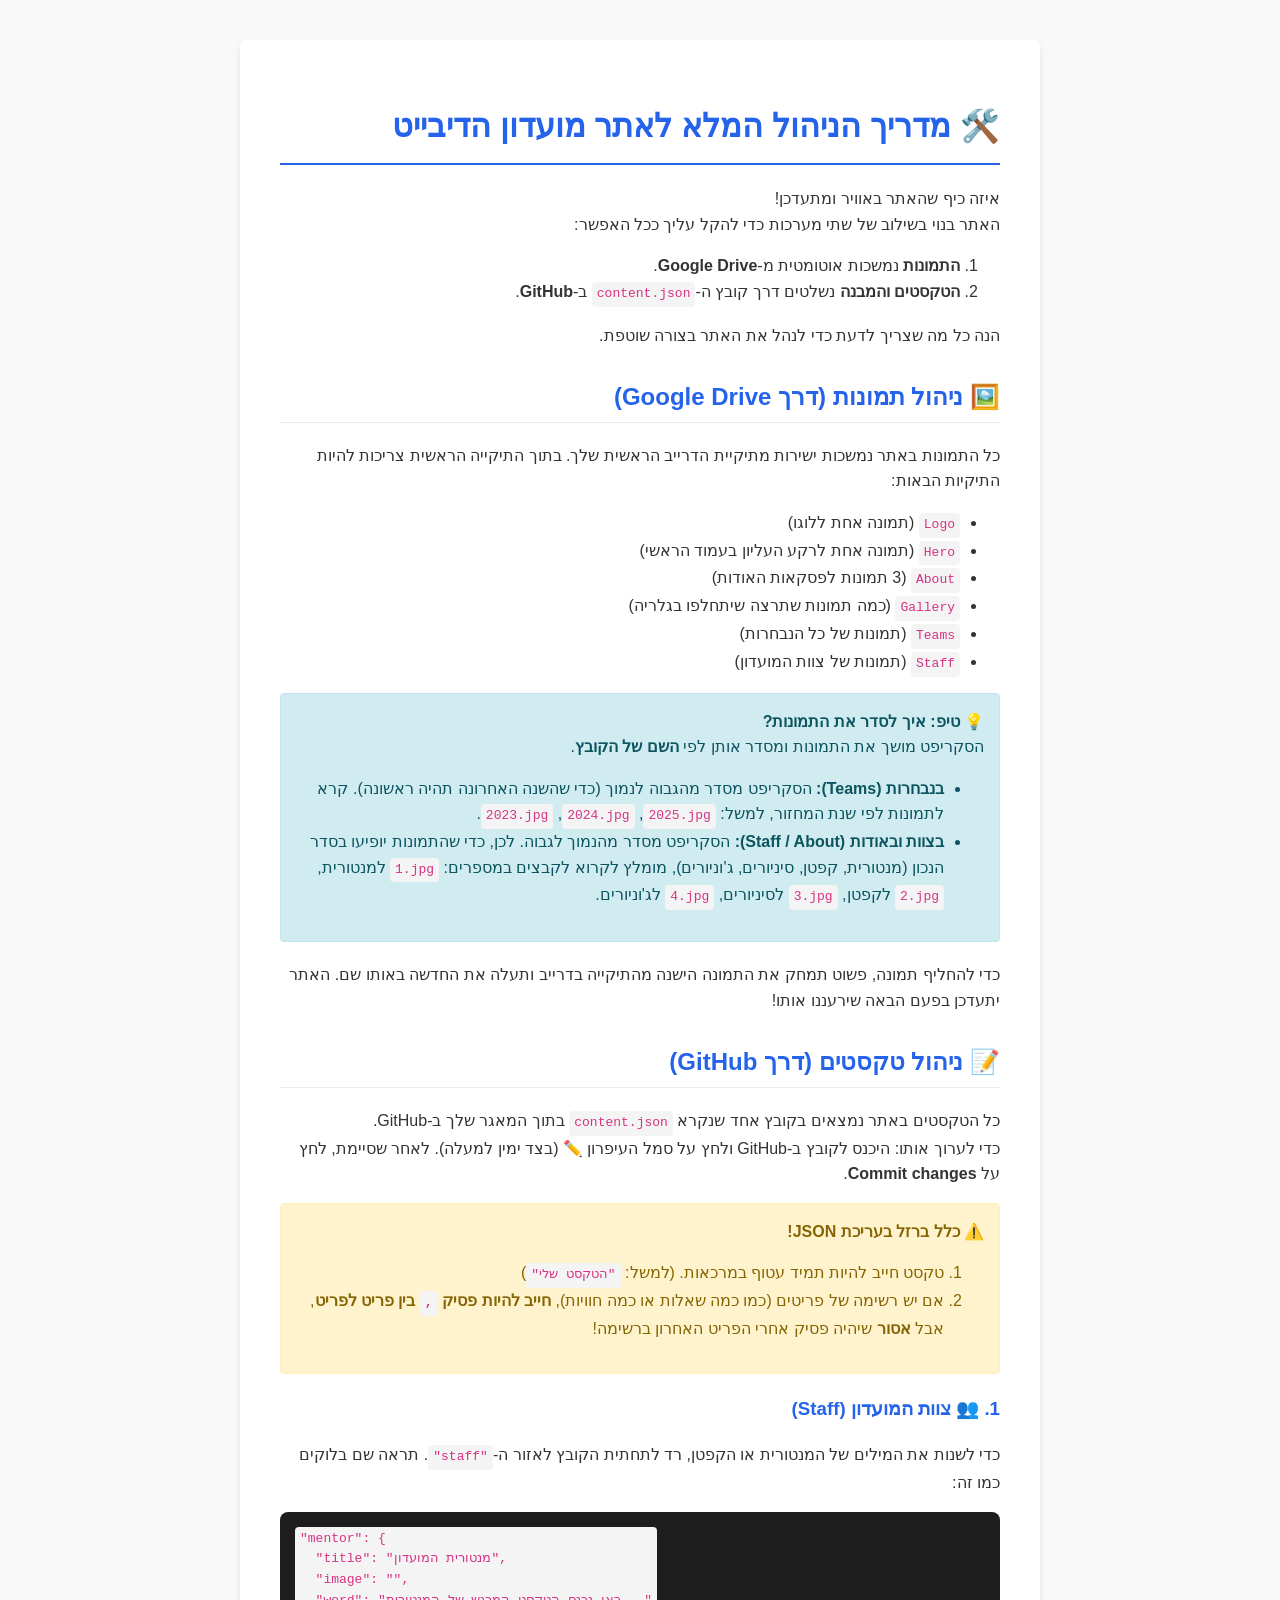
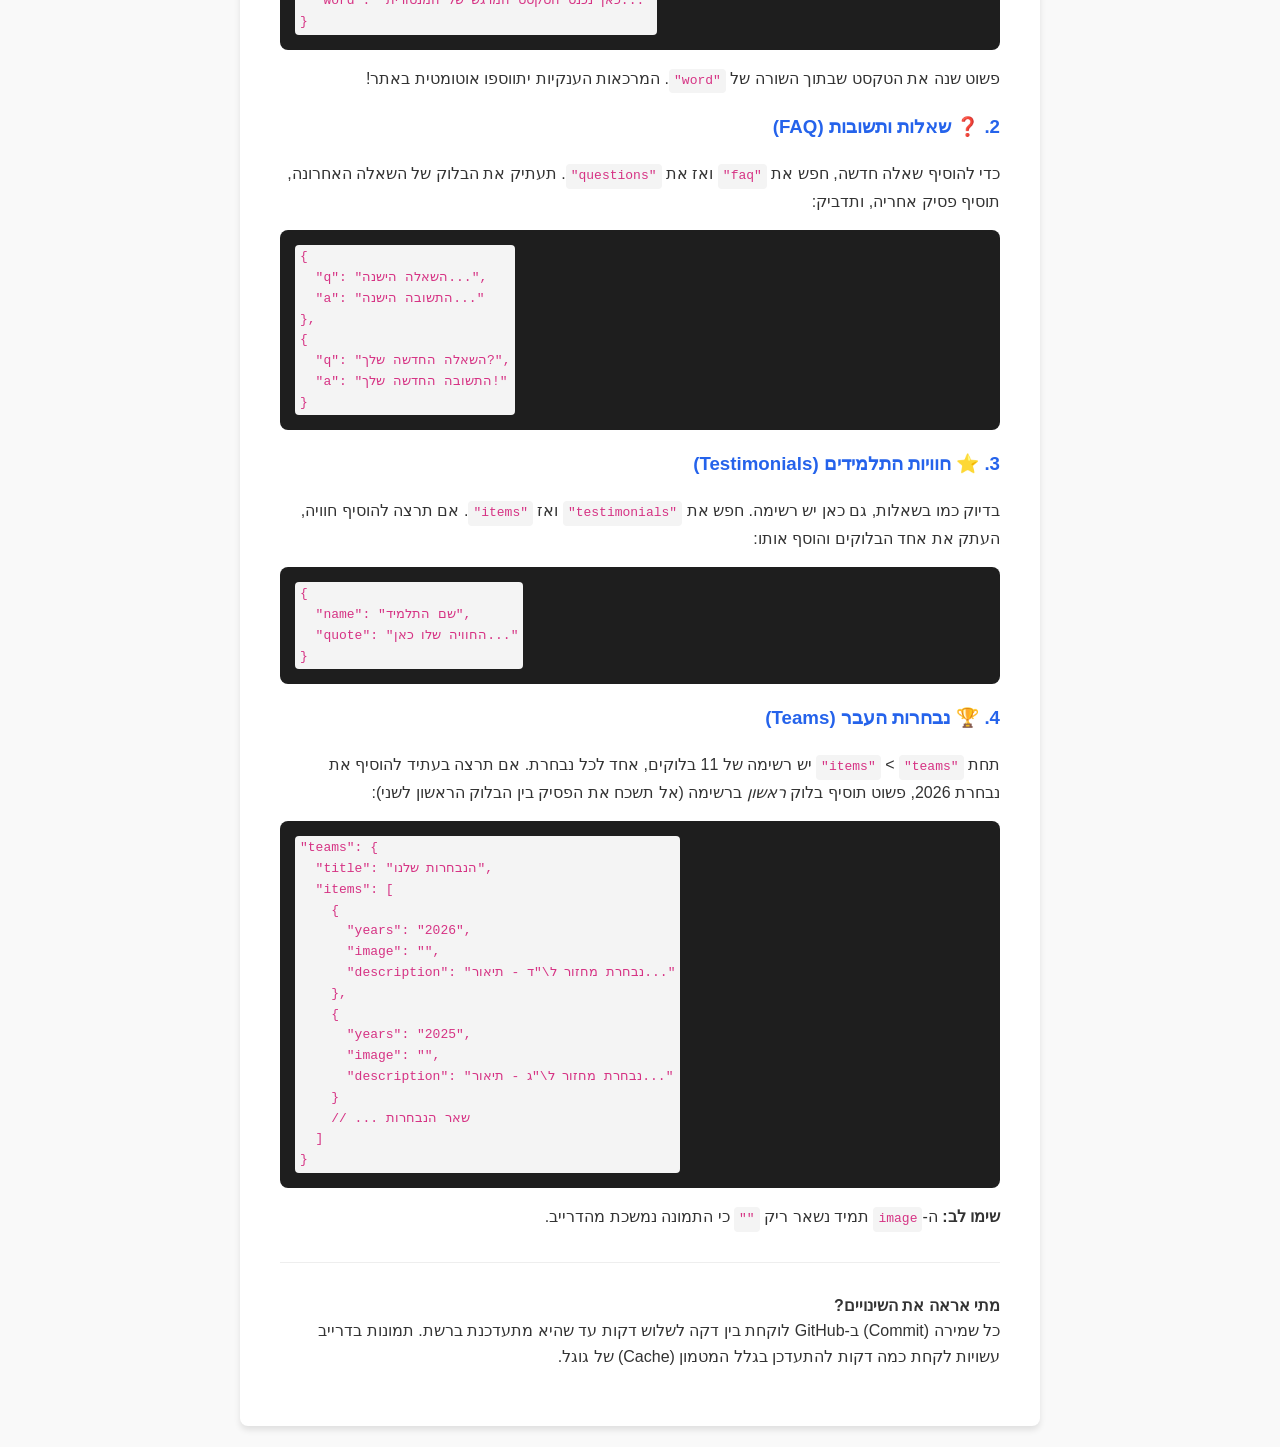
<file: מדריך_ניהול_לאתר.html>
<!DOCTYPE html>
<html lang="he" dir="rtl">
<head>
    <meta charset="UTF-8">
    <title>מדריך ניהול לאתר מועדון הדיבייט</title>
    <style>
        body {
            font-family: 'Segoe UI', Tahoma, Geneva, Verdana, sans-serif;
            line-height: 1.6;
            color: #333;
            max-width: 800px;
            margin: 0 auto;
            padding: 40px 20px;
            background-color: #f9f9f9;
        }
        .container {
            background: white;
            padding: 40px;
            border-radius: 8px;
            box-shadow: 0 4px 6px rgba(0,0,0,0.1);
        }
        h1, h2, h3 {
            color: #2563eb;
        }
        h1 { border-bottom: 2px solid #2563eb; padding-bottom: 10px; }
        h2 { margin-top: 30px; border-bottom: 1px solid #eee; padding-bottom: 5px; }
        code {
            background: #f4f4f4;
            padding: 2px 5px;
            border-radius: 4px;
            font-family: monospace;
            color: #d63384;
            direction: ltr;
            display: inline-block;
        }
        pre {
            background: #1e1e1e;
            color: #d4d4d4;
            padding: 15px;
            border-radius: 8px;
            overflow-x: auto;
            direction: ltr;
            text-align: left;
        }
        .alert {
            padding: 15px;
            margin-bottom: 20px;
            border: 1px solid transparent;
            border-radius: 4px;
        }
        .alert-warning {
            color: #856404;
            background-color: #fff3cd;
            border-color: #ffeeba;
        }
        .alert-info {
            color: #0c5460;
            background-color: #d1ecf1;
            border-color: #bee5eb;
        }
        @media print {
            body { background: white; padding: 0; }
            .container { box-shadow: none; padding: 0; }
        }
    </style>
</head>
<body>
    <div class="container">
        <h1>🛠️ מדריך הניהול המלא לאתר מועדון הדיבייט</h1>
        
        <p>איזה כיף שהאתר באוויר ומתעדכן!<br>
        האתר בנוי בשילוב של שתי מערכות כדי להקל עליך ככל האפשר:</p>
        <ol>
            <li><strong>התמונות</strong> נמשכות אוטומטית מ-<strong>Google Drive</strong>.</li>
            <li><strong>הטקסטים והמבנה</strong> נשלטים דרך קובץ ה-<code>content.json</code> ב-<strong>GitHub</strong>.</li>
        </ol>
        
        <p>הנה כל מה שצריך לדעת כדי לנהל את האתר בצורה שוטפת.</p>
        
        <h2>🖼️ ניהול תמונות (דרך Google Drive)</h2>
        <p>כל התמונות באתר נמשכות ישירות מתיקיית הדרייב הראשית שלך. בתוך התיקייה הראשית צריכות להיות התיקיות הבאות:</p>
        <ul>
            <li><code>Logo</code> (תמונה אחת ללוגו)</li>
            <li><code>Hero</code> (תמונה אחת לרקע העליון בעמוד הראשי)</li>
            <li><code>About</code> (3 תמונות לפסקאות האודות)</li>
            <li><code>Gallery</code> (כמה תמונות שתרצה שיתחלפו בגלריה)</li>
            <li><code>Teams</code> (תמונות של כל הנבחרות)</li>
            <li><code>Staff</code> (תמונות של צוות המועדון)</li>
        </ul>
        
        <div class="alert alert-info">
            <strong>💡 טיפ: איך לסדר את התמונות?</strong><br>
            הסקריפט מושך את התמונות ומסדר אותן לפי <strong>השם של הקובץ</strong>.<br>
            <ul>
                <li><strong>בנבחרות (Teams):</strong> הסקריפט מסדר מהגבוה לנמוך (כדי שהשנה האחרונה תהיה ראשונה). קרא לתמונות לפי שנת המחזור, למשל: <code>2025.jpg</code>, <code>2024.jpg</code>, <code>2023.jpg</code>.</li>
                <li><strong>בצוות ובאודות (Staff / About):</strong> הסקריפט מסדר מהנמוך לגבוה. לכן, כדי שהתמונות יופיעו בסדר הנכון (מנטורית, קפטן, סיניורים, ג'וניורים), מומלץ לקרוא לקבצים במספרים: <code>1.jpg</code> למנטורית, <code>2.jpg</code> לקפטן, <code>3.jpg</code> לסיניורים, <code>4.jpg</code> לג'וניורים.</li>
            </ul>
        </div>
        
        <p>כדי להחליף תמונה, פשוט תמחק את התמונה הישנה מהתיקייה בדרייב ותעלה את החדשה באותו שם. האתר יתעדכן בפעם הבאה שירעננו אותו!</p>
        
        <h2>📝 ניהול טקסטים (דרך GitHub)</h2>
        <p>כל הטקסטים באתר נמצאים בקובץ אחד שנקרא <code>content.json</code> בתוך המאגר שלך ב-GitHub.<br>
        כדי לערוך אותו: היכנס לקובץ ב-GitHub ולחץ על סמל העיפרון ✏️ (בצד ימין למעלה). לאחר שסיימת, לחץ על <strong>Commit changes</strong>.</p>
        
        <div class="alert alert-warning">
            <strong>⚠️ כלל ברזל בעריכת JSON!</strong>
            <ol>
                <li>טקסט חייב להיות תמיד עטוף במרכאות. (למשל: <code>"הטקסט שלי"</code>)</li>
                <li>אם יש רשימה של פריטים (כמו כמה שאלות או כמה חוויות), <strong>חייב להיות פסיק <code>,</code> בין פריט לפריט</strong>, אבל <strong>אסור</strong> שיהיה פסיק אחרי הפריט האחרון ברשימה!</li>
            </ol>
        </div>
        
        <h3>1. 👥 צוות המועדון (Staff)</h3>
        <p>כדי לשנות את המילים של המנטורית או הקפטן, רד לתחתית הקובץ לאזור ה-<code>"staff"</code>. תראה שם בלוקים כמו זה:</p>
<pre><code>"mentor": {
  "title": "מנטורית המועדון",
  "image": "",
  "word": "כאן נכנס הטקסט המרגש של המנטורית..."
}</code></pre>
        <p>פשוט שנה את הטקסט שבתוך השורה של <code>"word"</code>. המרכאות הענקיות יתווספו אוטומטית באתר!</p>
        
        <h3>2. ❓ שאלות ותשובות (FAQ)</h3>
        <p>כדי להוסיף שאלה חדשה, חפש את <code>"faq"</code> ואז את <code>"questions"</code>. תעתיק את הבלוק של השאלה האחרונה, תוסיף פסיק אחריה, ותדביק:</p>
<pre><code>{
  "q": "השאלה הישנה...",
  "a": "התשובה הישנה..."
},
{
  "q": "השאלה החדשה שלך?",
  "a": "התשובה החדשה שלך!"
}</code></pre>
        
        <h3>3. ⭐ חוויות התלמידים (Testimonials)</h3>
        <p>בדיוק כמו בשאלות, גם כאן יש רשימה. חפש את <code>"testimonials"</code> ואז <code>"items"</code>. אם תרצה להוסיף חוויה, העתק את אחד הבלוקים והוסף אותו:</p>
<pre><code>{
  "name": "שם התלמיד",
  "quote": "החוויה שלו כאן..."
}</code></pre>
        
        <h3>4. 🏆 נבחרות העבר (Teams)</h3>
        <p>תחת <code>"teams"</code> > <code>"items"</code> יש רשימה של 11 בלוקים, אחד לכל נבחרת. אם תרצה בעתיד להוסיף את נבחרת 2026, פשוט תוסיף בלוק <em>ראשון</em> ברשימה (אל תשכח את הפסיק בין הבלוק הראשון לשני):</p>
<pre><code>"teams": {
  "title": "הנבחרות שלנו",
  "items": [
    {
      "years": "2026",
      "image": "",
      "description": "נבחרת מחזור ל\"ד - תיאור..."
    },
    {
      "years": "2025",
      "image": "",
      "description": "נבחרת מחזור ל\"ג - תיאור..."
    }
    // ... שאר הנבחרות
  ]
}</code></pre>
        <p><strong>שימו לב:</strong> ה-<code>image</code> תמיד נשאר ריק <code>""</code> כי התמונה נמשכת מהדרייב.</p>
        
        <hr style="border: 0; border-top: 1px solid #eee; margin: 30px 0;">
        <p><strong>מתי אראה את השינויים?</strong><br>
        כל שמירה (Commit) ב-GitHub לוקחת בין דקה לשלוש דקות עד שהיא מתעדכנת ברשת. תמונות בדרייב עשויות לקחת כמה דקות להתעדכן בגלל המטמון (Cache) של גוגל.</p>
    </div>
</body>
</html>
</file>
